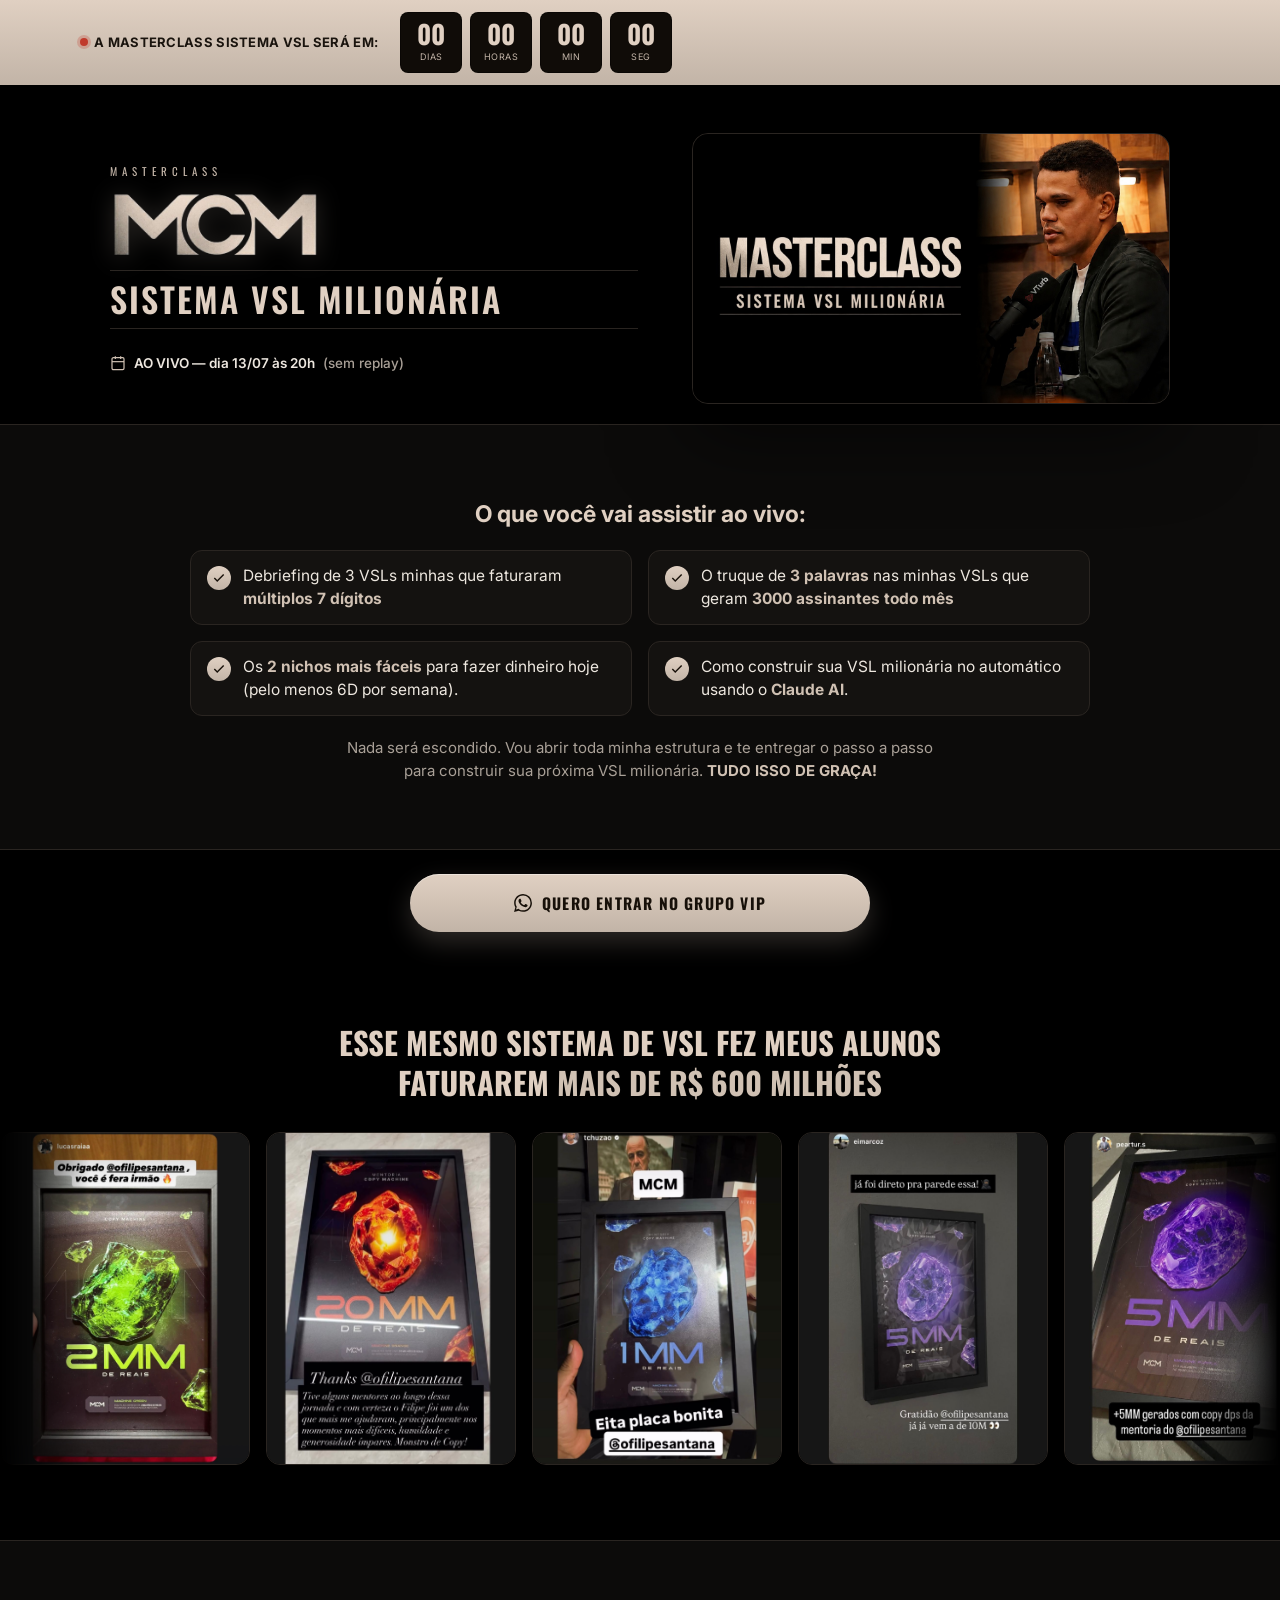
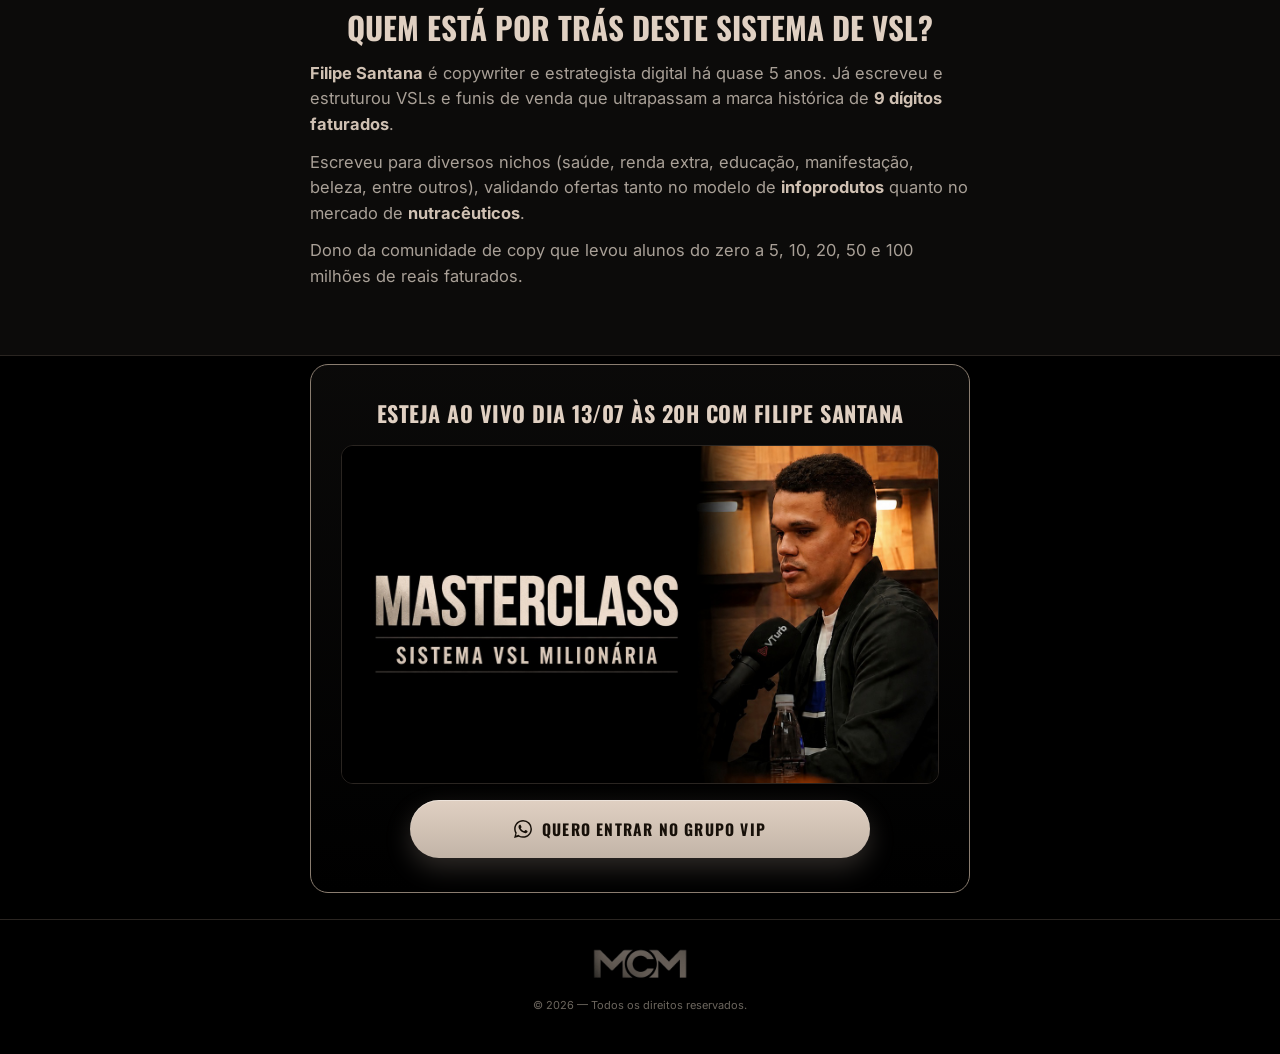
<file: mcm/index.html>
<!DOCTYPE html>
<html lang="pt-BR">
<head>
<meta charset="UTF-8">
<meta name="viewport" content="width=device-width, initial-scale=1.0">
<title>Masterclass Sistema VSL Milionária — Ao Vivo</title>
<link rel="preconnect" href="https://fonts.googleapis.com">
<link rel="preconnect" href="https://fonts.gstatic.com" crossorigin>
<link href="https://fonts.googleapis.com/css2?family=Inter:wght@400;500;600;700&family=Oswald:wght@500;600;700&display=swap" rel="stylesheet">


   <!-- Meta Pixel Code -->
<script>
!function(f,b,e,v,n,t,s)
{if(f.fbq)return;n=f.fbq=function(){n.callMethod?
n.callMethod.apply(n,arguments):n.queue.push(arguments)};
if(!f._fbq)f._fbq=n;n.push=n;n.loaded=!0;n.version='2.0';
n.queue=[];t=b.createElement(e);t.async=!0;
t.src=v;s=b.getElementsByTagName(e)[0];
s.parentNode.insertBefore(t,s)}(window, document,'script',
'https://connect.facebook.net/en_US/fbevents.js');
fbq('init', '1670266720125715');
fbq('track', 'PageView');
</script>
<noscript><img height="1" width="1" style="display:none"
src="https://www.facebook.com/tr?id=1670266720125715&ev=PageView&noscript=1"
/></noscript>
<!-- End Meta Pixel Code -->
<style>
:root{
  --bg:#000000; --surface:#0c0b0a; --surface-2:#141210;
  --champ:#D0C1B3; --champ-hi:#E0D0C2; --champ-lo:#C2B4A7; --champ-deep:#8a7d70;
  --text:#EDE7DF; --text-dim:#a9a097; --line:#2a2521; --radius:16px;
}
*{box-sizing:border-box;margin:0;padding:0}
html{-webkit-text-size-adjust:100%;scroll-behavior:smooth}
body{background:#050505;color:var(--text);font-family:'Inter',system-ui,sans-serif;line-height:1.55;-webkit-font-smoothing:antialiased}
.disp{font-family:'Oswald','Arial Narrow','Helvetica Neue',sans-serif}
.page{width:100%;max-width:none;margin:0 auto;background:var(--bg);overflow:hidden;position:relative}
.container{width:100%;max-width:480px;margin:0 auto;padding:0 20px}
strong,.hl{color:var(--champ);font-weight:700}

/* COUNTDOWN */
.countbar{position:sticky;top:0;z-index:50;background:linear-gradient(180deg,var(--champ-hi),var(--champ-lo));color:#1a140e;padding:10px 14px;box-shadow:0 6px 18px rgba(0,0,0,.55)}
.countbar-inner{display:flex;flex-direction:column;align-items:center;gap:8px;max-width:1120px;margin:0 auto}
.countbar .lbl{font-size:11px;font-weight:700;letter-spacing:.3px;display:flex;align-items:center;gap:6px;text-align:center}
.countbar .dot{width:8px;height:8px;border-radius:50%;background:#c0392b;box-shadow:0 0 0 3px rgba(192,57,43,.25);animation:pulse 1.4s infinite;flex:none}
@keyframes pulse{50%{opacity:.45}}
.timer{display:flex;gap:8px}
.timer .cell{background:#100c08;color:var(--champ-hi);border-radius:8px;width:54px;padding:6px 0;text-align:center;border:1px solid rgba(0,0,0,.4)}
.timer .num{font-size:22px;font-weight:700;line-height:1}
.timer .unit{font-size:9px;letter-spacing:.5px;color:var(--champ-lo);text-transform:uppercase;margin-top:3px}

/* HERO */
.hero{padding:22px 0 6px}
.hero-grid{display:flex;flex-direction:column;max-width:480px;margin:0 auto;padding:0 18px;gap:0}
.hero-media{order:1}
.hero-copy{order:2;text-align:center;display:flex;flex-direction:column;align-items:center}
.media{position:relative;width:100%;aspect-ratio:16/10;border-radius:var(--radius);overflow:hidden;background:radial-gradient(120% 90% at 30% 0%,rgba(208,193,179,.16),transparent 60%),linear-gradient(160deg,#1b1814,#0a0908);border:1px solid var(--line);display:flex;align-items:center;justify-content:center}
.media.tag::after{content:attr(data-tag);position:absolute;bottom:8px;right:9px;font-size:9px;letter-spacing:.4px;color:var(--text-dim);background:rgba(0,0,0,.55);padding:3px 7px;border-radius:6px;border:1px solid var(--line)}
.media img{width:100%;height:auto;display:block}
.media:has(img){aspect-ratio:auto;height:auto}
.media:has(img).tag::after{display:none}
.media .ph-ico{width:54px;height:54px;border-radius:50%;border:1.5px solid var(--champ-deep);display:flex;align-items:center;justify-content:center;color:var(--champ);opacity:.85}
.media .ph-ico svg{width:24px;height:24px}
.lockup{display:flex;flex-direction:column;align-items:center;gap:10px;padding:18px 0 8px;width:100%}
.eyebrow-mc{font-size:11px;letter-spacing:5px;color:var(--champ-lo);text-transform:uppercase}
.lockup img{width:170px;max-width:54%;height:auto;filter:drop-shadow(0 2px 12px rgba(208,193,179,.2))}
.mc-title{font-size:22px;letter-spacing:3px;color:var(--champ-hi);text-transform:uppercase;border-top:1px solid var(--line);border-bottom:1px solid var(--line);padding:8px 0;width:100%;text-align:center;line-height:1.2;font-weight:600}
.date-pill{display:flex;align-items:center;justify-content:center;gap:8px;margin:16px 0 0;font-size:13.5px;font-weight:600;color:var(--text)}
.date-pill svg{width:16px;height:16px;color:var(--champ);flex:none}
.date-pill .muted{color:var(--text-dim);font-weight:500}

/* WHAT YOU'LL WATCH */
.what-h{text-align:center;color:var(--champ-hi);font-size:18px;font-weight:700;margin:6px 0 0;width:100%}
.whatlist{width:100%;max-width:620px;margin:18px auto 0;display:grid;grid-template-columns:1fr;gap:12px}
.witem{display:flex;gap:12px;align-items:flex-start;background:var(--surface-2);border:1px solid var(--line);border-radius:12px;padding:14px 16px;text-align:left}
.witem .ck{width:24px;height:24px;border-radius:50%;background:linear-gradient(180deg,var(--champ-hi),var(--champ-lo));color:#171009;display:flex;align-items:center;justify-content:center;flex:none;margin-top:1px}
.witem .ck svg{width:14px;height:14px}
.witem p{color:var(--text);font-size:14.5px;line-height:1.45}
.free-note{text-align:center;color:var(--text-dim);font-size:15px;margin:20px auto 0;max-width:600px}
.free-note .hl{color:var(--champ)}

/* CTA */
.cta-wrap{padding:24px 18px;display:flex;justify-content:center}
.cta{display:flex;align-items:center;justify-content:center;gap:10px;width:100%;max-width:460px;border:none;cursor:pointer;text-decoration:none;background:linear-gradient(180deg,var(--champ-hi),var(--champ-lo));color:#171009;font-family:'Oswald','Arial Narrow',sans-serif;font-weight:700;font-size:15.5px;letter-spacing:1.2px;padding:17px 18px;border-radius:40px;text-transform:uppercase;box-shadow:0 10px 26px rgba(208,193,179,.22),inset 0 1px 0 rgba(255,255,255,.4);transition:transform .15s ease,box-shadow .15s ease}
.cta:hover{transform:translateY(-2px);box-shadow:0 16px 34px rgba(208,193,179,.32)}
.cta:active{transform:translateY(0)}
.cta svg{width:18px;height:18px;flex:none}

/* SECTIONS */
.section{padding:30px 0}
.section.alt{background:var(--surface);border-top:1px solid var(--line);border-bottom:1px solid var(--line)}
.eyebrow{text-align:center;font-size:12px;letter-spacing:1px;color:var(--text-dim);text-transform:uppercase;font-weight:600}
.sec-title{font-weight:700;text-align:center;color:var(--champ-hi);font-size:23px;line-height:1.3;margin:0 auto}
.sec-body{color:var(--text-dim);font-size:14.5px;text-align:center;margin-top:14px}
.sec-body + .sec-body{margin-top:12px}
.sec-body.left{text-align:left}
.card-img{width:100%;aspect-ratio:16/9;border-radius:14px;overflow:hidden;border:1px solid var(--line);background:radial-gradient(120% 100% at 50% 0%,rgba(208,193,179,.14),transparent 60%),linear-gradient(160deg,#1b1814,#0a0908);display:flex;flex-direction:column;align-items:center;justify-content:center;gap:8px;position:relative;margin:0 auto 4px;max-width:600px}
.card-img .ph-ico2{width:46px;height:46px;border-radius:50%;border:1.5px solid var(--champ-deep);display:flex;align-items:center;justify-content:center;color:var(--champ);opacity:.8}
.card-img .ph-ico2 svg{width:22px;height:22px}
.card-img .cap{font-size:10px;letter-spacing:1px;color:var(--text-dim);text-transform:uppercase}

/* CARROSSEL DE PLACAS */
.placas{width:100%;overflow:hidden;padding:8px 0;margin-top:22px;-webkit-mask-image:linear-gradient(90deg,transparent,#000 7%,#000 93%,transparent);mask-image:linear-gradient(90deg,transparent,#000 7%,#000 93%,transparent)}
.placas-track{display:flex;width:max-content;animation:scrollx 45s linear infinite;will-change:transform}
.placas:hover .placas-track,.placas:focus-within .placas-track{animation-play-state:paused}
.placa{flex:0 0 auto;width:200px;aspect-ratio:3/4;margin-right:16px;border-radius:14px;overflow:hidden;border:1px solid var(--line);background:radial-gradient(120% 100% at 50% 0%,rgba(208,193,179,.14),transparent 60%),linear-gradient(160deg,#1b1814,#0a0908);display:flex;align-items:center;justify-content:center}
.placa img{width:100%;height:100%;object-fit:cover;display:block}
.placa-ph{display:flex;flex-direction:column;align-items:center;gap:8px;color:var(--champ);opacity:.7}
.placa-ph svg{width:30px;height:30px}
.placa-ph span{font-size:10px;letter-spacing:1.5px;color:var(--text-dim);text-transform:uppercase}
@keyframes scrollx{to{transform:translateX(-50%)}}
@media(prefers-reduced-motion:reduce){.placas-track{animation:none}.placas{overflow-x:auto;-webkit-overflow-scrolling:touch}}

/* Esconde o bloco MASTERCLASS/MCM/título só no mobile (a capa já mostra isso) */
@media(max-width:767px){.lockup{display:none}}

/* LIVE CARD */
.live{padding:8px 0 26px}
.live-card{max-width:560px;margin:0 auto;padding:22px 18px;border-radius:18px;border:1.5px solid var(--champ-deep);background:linear-gradient(180deg,rgba(208,193,179,.05),rgba(0,0,0,.2))}
.live-card .t{font-weight:700;text-align:center;color:var(--champ-hi);font-size:18px;line-height:1.35;letter-spacing:.5px;text-transform:uppercase}
.live-thumb{width:100%;aspect-ratio:16/9;border-radius:12px;margin:16px 0;border:1px solid var(--line);overflow:hidden;background:radial-gradient(120% 100% at 50% 0%,rgba(208,193,179,.14),transparent 60%),linear-gradient(160deg,#1b1814,#0a0908);display:flex;flex-direction:column;align-items:center;justify-content:center;gap:8px}
.live-thumb .ph-ico2{width:46px;height:46px;border-radius:50%;border:1.5px solid var(--champ-deep);display:flex;align-items:center;justify-content:center;color:var(--champ);opacity:.8}
.live-thumb .ph-ico2 svg{width:22px;height:22px}
.live-thumb .cap{font-size:10px;letter-spacing:1px;color:var(--text-dim);text-transform:uppercase}
.live-thumb:has(img){aspect-ratio:auto;height:auto}
.live-thumb img{width:100%;height:auto;display:block;opacity:1}
.live-card .cta{margin:0 auto}
.footer{padding:28px 18px 40px;text-align:center;color:#6b655d;font-size:11px;border-top:1px solid var(--line)}
.footer img{width:84px;opacity:.45;margin-bottom:12px}

/* TABLET */
@media(min-width:768px){
  .countbar-inner{flex-direction:row;gap:22px}
  .countbar .lbl{font-size:13px}
  .timer .cell{width:62px;padding:8px 0} .timer .num{font-size:26px}
  .container{max-width:680px} .hero-grid{max-width:680px}
  .mc-title{font-size:28px}
  .what-h{font-size:21px}
  .whatlist{max-width:720px;grid-template-columns:1fr 1fr;gap:14px}
  .sec-title{font-size:27px;max-width:640px}
  .sec-body{font-size:15.5px;max-width:620px;margin-left:auto;margin-right:auto}
  .lockup img{width:200px}
  .section{padding:46px 0}
  .placa{width:225px}
}

/* DESKTOP / PC */
@media(min-width:1024px){
  .countbar{padding:12px 24px}
  .hero{padding:48px 0 20px}
  .hero-grid{display:grid;grid-template-columns:1.05fr .95fr;align-items:center;gap:54px;max-width:1140px;padding:0 40px}
  .hero-media{order:2} .hero-copy{order:1;text-align:left;align-items:flex-start}
  .lockup{align-items:flex-start;padding-top:0}
  .mc-title{text-align:left;font-size:34px;letter-spacing:2px}
  .lockup img{width:210px;max-width:none}
  .date-pill{justify-content:flex-start}
  .media{box-shadow:0 30px 80px rgba(0,0,0,.6)}
  .media:not(:has(img)){aspect-ratio:4/3}
  .section{padding:66px 0}
  .container{max-width:780px}
  .sec-title{font-size:31px;max-width:720px}
  .sec-body{font-size:16.5px;max-width:660px}
  .what-h{font-size:23px}
  .whatlist{max-width:900px;gap:16px}
  .witem p{font-size:15.5px}
  .live-card{max-width:660px;padding:34px 30px} .live-card .t{font-size:22px}
  .footer img{width:96px}
  .placa{width:250px}
}
/* TELAS GRANDES: hero ocupa mais a largura */
@media(min-width:1500px){
  .hero-grid{max-width:1320px;gap:70px}
  .countbar-inner{max-width:1320px}
}
</style>
</head>
<body>
<div class="page">

  <div class="countbar">
    <div class="countbar-inner">
      <div class="lbl"><span class="dot"></span> A MASTERCLASS SISTEMA VSL SERÁ EM:</div>
      <div class="timer">
        <div class="cell"><div class="num disp" id="d">00</div><div class="unit">Dias</div></div>
        <div class="cell"><div class="num disp" id="h">00</div><div class="unit">Horas</div></div>
        <div class="cell"><div class="num disp" id="m">00</div><div class="unit">Min</div></div>
        <div class="cell"><div class="num disp" id="s">00</div><div class="unit">Seg</div></div>
      </div>
    </div>
  </div>

  <section class="hero">
    <div class="hero-grid">
      <div class="hero-media">
        <!-- IMAGEM DO TOPO: arquivo images/capa 1.png (o %20 no código é o espaço do nome) -->
        <div class="media">
          <img src="images/capa%201.jpg" alt="">
        </div>
      </div>
      <div class="hero-copy">
        <div class="lockup">
          <div class="eyebrow-mc disp">Masterclass</div>
          <img src="[data-uri]" alt="MCM">
          <div class="mc-title disp">Sistema VSL Milionária</div>
        </div>
        <div class="date-pill">
          <svg viewBox="0 0 24 24" fill="none" stroke="currentColor" stroke-width="1.8"><rect x="3" y="4" width="18" height="18" rx="2"/><line x1="16" y1="2" x2="16" y2="6"/><line x1="8" y1="2" x2="8" y2="6"/><line x1="3" y1="10" x2="21" y2="10"/></svg>
          AO VIVO — dia 13/07 às 20h <span class="muted">(sem replay)</span>
        </div>
      </div>
    </div>
  </section>

  <section class="section alt">
    <div class="container" style="max-width:none;padding:0 18px">
      <div class="what-h">O que você vai assistir ao vivo:</div>
      <div class="whatlist">
        <div class="witem"><span class="ck"><svg viewBox="0 0 24 24" fill="none" stroke="currentColor" stroke-width="2.4"><polyline points="20 6 9 17 4 12"/></svg></span><p>Debriefing de 3 VSLs minhas que faturaram <strong>múltiplos 7 dígitos</strong></p></div>
        <div class="witem"><span class="ck"><svg viewBox="0 0 24 24" fill="none" stroke="currentColor" stroke-width="2.4"><polyline points="20 6 9 17 4 12"/></svg></span><p>O truque de <strong>3 palavras</strong> nas minhas VSLs que geram <strong>3000 assinantes todo mês</strong></p></div>
        <div class="witem"><span class="ck"><svg viewBox="0 0 24 24" fill="none" stroke="currentColor" stroke-width="2.4"><polyline points="20 6 9 17 4 12"/></svg></span><p>Os <strong>2 nichos mais fáceis</strong> para fazer dinheiro hoje (pelo menos 6D por semana).</p></div>
        <div class="witem"><span class="ck"><svg viewBox="0 0 24 24" fill="none" stroke="currentColor" stroke-width="2.4"><polyline points="20 6 9 17 4 12"/></svg></span><p>Como construir sua VSL milionária no automático usando o <strong>Claude AI</strong>.</p></div>
      </div>
      <p class="free-note">Nada será escondido. Vou abrir toda minha estrutura e te entregar o passo a passo para construir sua próxima VSL milionária. <span class="hl">TUDO ISSO DE GRAÇA!</span></p>
    </div>
  </section>

  <div class="cta-wrap"><a class="cta" href="https://chat.whatsapp.com/FsWk1Hf3ugsJBzW2puj5ah" id="cta1"><svg viewBox="0 0 24 24" fill="currentColor"><path d="M.057 24l1.687-6.163a11.867 11.867 0 01-1.587-5.946C.16 5.335 5.495 0 12.05 0a11.817 11.817 0 018.413 3.488 11.824 11.824 0 013.48 8.414c-.003 6.557-5.338 11.892-11.893 11.892a11.9 11.9 0 01-5.688-1.448L.057 24zm6.597-3.807c1.676.995 3.276 1.591 5.392 1.592 5.448 0 9.886-4.434 9.889-9.885.002-5.462-4.415-9.89-9.881-9.892-5.452 0-9.887 4.434-9.889 9.884a9.86 9.86 0 001.519 5.26l-.999 3.648 3.97-1.249zm11.387-5.464c-.074-.124-.272-.198-.57-.347-.297-.149-1.758-.868-2.031-.967-.272-.099-.47-.149-.669.149-.198.297-.768.967-.941 1.165-.173.198-.347.223-.644.074-.297-.149-1.255-.462-2.39-1.475-.883-.788-1.48-1.761-1.653-2.059-.173-.297-.018-.458.13-.606.134-.133.297-.347.446-.521.151-.172.2-.296.3-.495.099-.198.05-.372-.025-.521-.075-.148-.669-1.611-.916-2.206-.242-.579-.487-.501-.669-.51l-.57-.01c-.198 0-.52.074-.792.372s-1.04 1.016-1.04 2.479 1.065 2.876 1.213 3.074c.149.198 2.095 3.2 5.076 4.487.709.306 1.263.489 1.694.626.712.226 1.36.194 1.872.118.571-.085 1.758-.719 2.006-1.413.248-.695.248-1.29.173-1.414z"/></svg> QUERO ENTRAR NO GRUPO VIP</a></div>

  <section class="section">
    <div class="container">
      <h2 class="sec-title disp">ESSE MESMO SISTEMA DE VSL FEZ MEUS ALUNOS FATURAREM <span class="hl">MAIS DE R$ 600 MILHÕES</span></h2>
    </div>
    <!-- CARROSSEL DE PLACAS (18 slots prontos): roda sozinho.
         Em cada .placa, troque o miolo por <img src="placa-01.jpg" alt="Placa">.
         São 18 (PLACA 01 a 18). A velocidade se ajusta sozinha ao nº de imagens. -->
    <div class="placas" aria-label="Placas dos alunos">
      <div class="placas-track" id="placasTrack">
        <div class="placa"><img src="images/foto%201.jpeg" alt="Placa 1"></div>
        <div class="placa"><img src="images/foto%202.jpeg" alt="Placa 2"></div>
        <div class="placa"><img src="images/foto%203.jpeg" alt="Placa 3"></div>
        <div class="placa"><img src="images/foto%204.jpeg" alt="Placa 4"></div>
        <div class="placa"><img src="images/foto%205.jpeg" alt="Placa 5"></div>
        <div class="placa"><img src="images/foto%206.jpeg" alt="Placa 6"></div>
        <div class="placa"><img src="images/foto%207.jpeg" alt="Placa 7"></div>
        <div class="placa"><img src="images/foto%208.jpeg" alt="Placa 8"></div>
        <div class="placa"><img src="images/foto%209.jpeg" alt="Placa 9"></div>
        <div class="placa"><img src="images/foto%2010.jpeg" alt="Placa 10"></div>
        <div class="placa"><img src="images/foto%2011.jpeg" alt="Placa 11"></div>
        <div class="placa"><img src="images/foto%2012.jpeg" alt="Placa 12"></div>
        <div class="placa"><img src="images/foto%2013.jpeg" alt="Placa 13"></div>
        <div class="placa"><img src="images/foto%2014.jpeg" alt="Placa 14"></div>
        <div class="placa"><img src="images/foto%2015.jpeg" alt="Placa 15"></div>
        <div class="placa"><img src="images/foto%2016.jpeg" alt="Placa 16"></div>
        <div class="placa"><img src="images/foto%2017.jpeg" alt="Placa 17"></div>
        <div class="placa"><img src="images/foto%2018.jpeg" alt="Placa 18"></div>
        <div class="placa"><img src="images/capa%201.png" alt="Capa"></div>
      </div>
    </div>
  </section>

  <section class="section alt">
    <div class="container">
      <h2 class="sec-title disp">QUEM ESTÁ POR TRÁS DESTE SISTEMA DE VSL?</h2>
      <p class="sec-body left"><strong>Filipe Santana</strong> é copywriter e estrategista digital há quase 5 anos. Já escreveu e estruturou VSLs e funis de venda que ultrapassam a marca histórica de <strong>9 dígitos faturados</strong>.</p>
      <p class="sec-body left">Escreveu para diversos nichos (saúde, renda extra, educação, manifestação, beleza, entre outros), validando ofertas tanto no modelo de <strong>infoprodutos</strong> quanto no mercado de <strong>nutracêuticos</strong>.</p>
      <p class="sec-body left">Dono da comunidade de copy que levou alunos do zero a 5, 10, 20, 50 e 100 milhões de reais faturados.</p>
    </div>
  </section>

  <section class="live">
    <div class="live-card">
      <div class="t disp">Esteja ao vivo dia 13/07 às 20h com Filipe Santana</div>
      <div class="live-thumb">
        <img src="images/capa%201.jpg" alt="">
      </div>
      <a class="cta" href="https://chat.whatsapp.com/FsWk1Hf3ugsJBzW2puj5ah" id="cta2"><svg viewBox="0 0 24 24" fill="currentColor"><path d="M.057 24l1.687-6.163a11.867 11.867 0 01-1.587-5.946C.16 5.335 5.495 0 12.05 0a11.817 11.817 0 018.413 3.488 11.824 11.824 0 013.48 8.414c-.003 6.557-5.338 11.892-11.893 11.892a11.9 11.9 0 01-5.688-1.448L.057 24zm6.597-3.807c1.676.995 3.276 1.591 5.392 1.592 5.448 0 9.886-4.434 9.889-9.885.002-5.462-4.415-9.89-9.881-9.892-5.452 0-9.887 4.434-9.889 9.884a9.86 9.86 0 001.519 5.26l-.999 3.648 3.97-1.249zm11.387-5.464c-.074-.124-.272-.198-.57-.347-.297-.149-1.758-.868-2.031-.967-.272-.099-.47-.149-.669.149-.198.297-.768.967-.941 1.165-.173.198-.347.223-.644.074-.297-.149-1.255-.462-2.39-1.475-.883-.788-1.48-1.761-1.653-2.059-.173-.297-.018-.458.13-.606.134-.133.297-.347.446-.521.151-.172.2-.296.3-.495.099-.198.05-.372-.025-.521-.075-.148-.669-1.611-.916-2.206-.242-.579-.487-.501-.669-.51l-.57-.01c-.198 0-.52.074-.792.372s-1.04 1.016-1.04 2.479 1.065 2.876 1.213 3.074c.149.198 2.095 3.2 5.076 4.487.709.306 1.263.489 1.694.626.712.226 1.36.194 1.872.118.571-.085 1.758-.719 2.006-1.413.248-.695.248-1.29.173-1.414z"/></svg> QUERO ENTRAR NO GRUPO VIP</a>
    </div>
  </section>

  <div class="footer">
    <img src="[data-uri]" alt="MCM">
    <div>© 2026 — Todos os direitos reservados.</div>
  </div>
 
</div>

<script>
// Data alvo: 13/07/2026 às 20h
const TARGET = new Date(2026,6,13,20,0,0);
function tick(){
  const diff=Math.max(0,TARGET-new Date());
  const d=Math.floor(diff/86400000),h=Math.floor(diff%86400000/3600000),m=Math.floor(diff%3600000/60000),s=Math.floor(diff%60000/1000);
  const p=n=>String(n).padStart(2,'0');
  d_.textContent=p(d);h_.textContent=p(h);m_.textContent=p(m);s_.textContent=p(s);
}
const d_=document.getElementById('d'),h_=document.getElementById('h'),m_=document.getElementById('m'),s_=document.getElementById('s');
tick();setInterval(tick,1000);
const WHATS="https://chat.whatsapp.com/FsWk1Hf3ugsJBzW2puj5ah";['cta1','cta2'].forEach(id=>{const e=document.getElementById(id);if(e)e.href=WHATS;});
// Carrossel de placas: duplica os itens p/ loop sem emenda + velocidade constante
(function(){
  const track=document.getElementById('placasTrack');
  if(!track) return;
  const reduce=matchMedia('(prefers-reduced-motion: reduce)').matches;
  [...track.children].forEach(n=>track.appendChild(n.cloneNode(true)));
  requestAnimationFrame(()=>{
    if(reduce){track.style.animation='none';return;}
    const setW=track.scrollWidth/2;       // largura de 1 conjunto
    const speed=75;                        // px por segundo
    track.style.animationDuration=Math.max(20,setW/speed)+'s';
  });
})();
</script>
</body>
</html>
</file>
